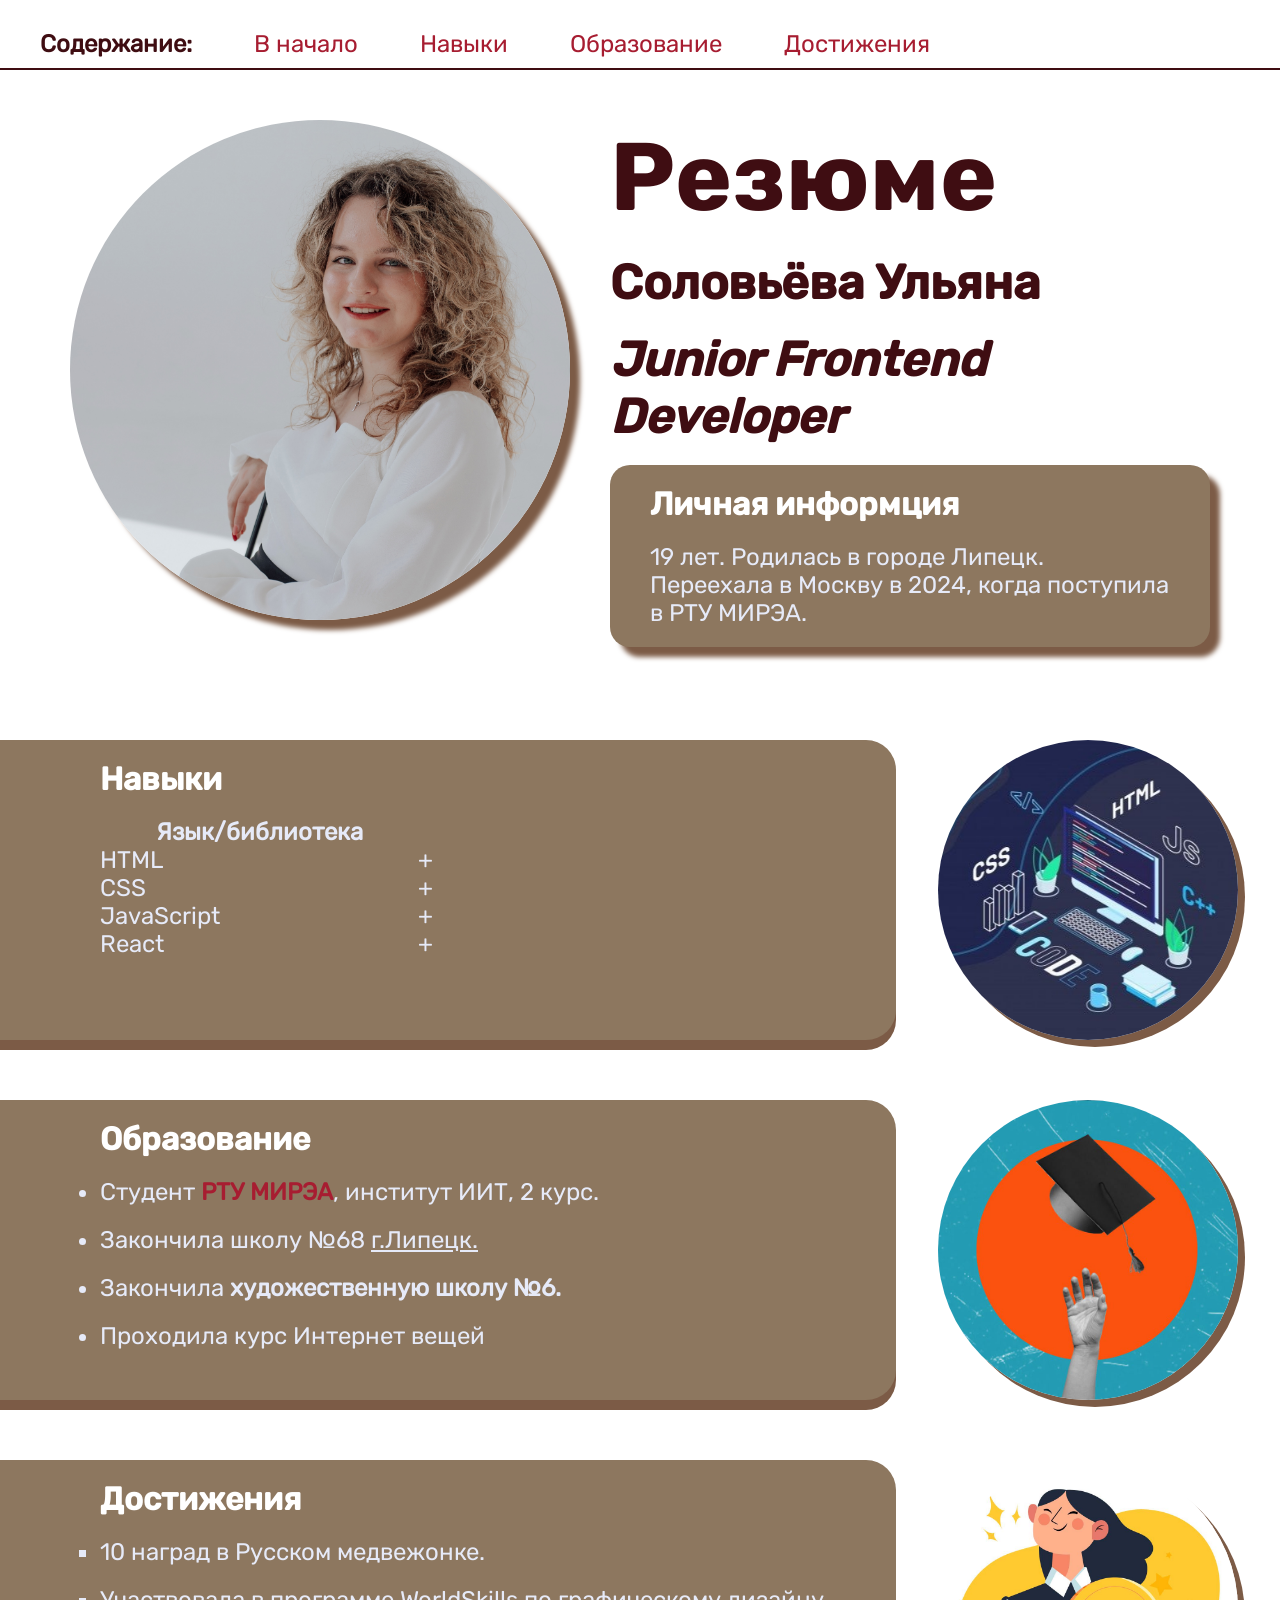
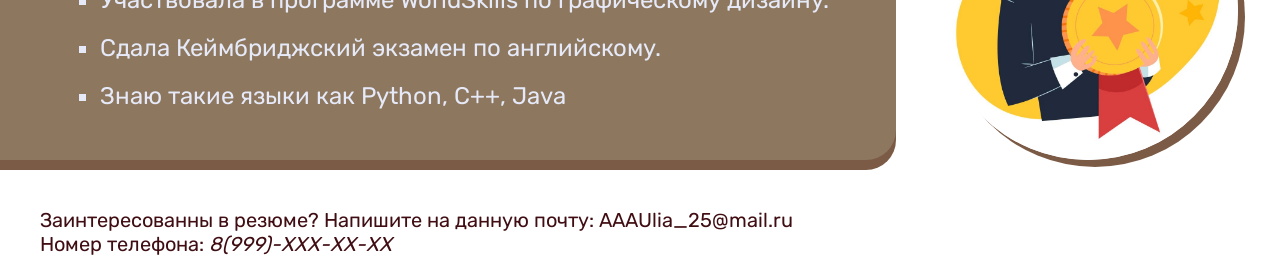
<file: index.html>
<!doctype html>
<html lang="ru">
<head>
  <meta charset="UTF-8" />
  <link rel="icon" type="image/svg+xml" href="/webstorm-icon-logo.svg" />
  <meta name="viewport" content="width=device-width, initial-scale=1.0" />
  <title>Резюме</title>
  <link type="image/x-icon" rel="icon" href="pictures/icons8-favicon-16.png">
  <link rel="stylesheet" href="style.css" />
</head>
<body>
  <header>
    <h3>Содержание:</h3>
    <a href="#beg">В начало</a>
    <a href="#nav">Навыки</a>
    <a href="#ob">Образование</a>
    <a href="#dost">Достижения</a>
  </header>
  <main>
    <section class="about">
      <img src="pictures/IMG_20251012_142304.jpg" alt="" width="500px" height="500px" />
      <div class="information">
        <h1 id="beg">Резюме</h1>
        <h2>Соловьёва Ульяна</h2>
        <h2><em>Junior Frontend Developer</em></h2>
        <div class="personal">
          <h3 id="life">Личная информция</h3>
          <p>19 лет. Родилась в городе Липецк. Переехала в Москву в 2024, когда поступила в РТУ МИРЭА.</p>
        </div>
      </div>
      <hr>
    </section>
    <div class="cardwithimg">
      <section class="card">
        <h3 id="nav">Навыки</h3>
        <div class="skills">
          <table>
            <thead>
            <tr>
              <th>Язык/библиотека</th>
            </tr>
            </thead>
            <tbody>
            <tr>
              <td>HTML</td>
              <td>+</td>
            </tr>
            <tr>
              <td>CSS</td>
              <td>+</td>
            </tr>
            <tr>
              <td>JavaScript</td>
              <td>+</td>
            </tr>
            <tr>
              <td>React</td>
              <td>+</td>
            </tr>
            </tbody>
          </table>
        </div>
      </section>
      <img src="pictures/IMG_20251012_180516.jpg" alt="" width="300px" height="300px" />
    </div>
    <div class="cardwithimg">
      <section class="card">
        <h3 id="ob">Образование</h3>
        <ul>
          <li>Студент <strong><a href="https://www.mirea.ru/" target="_blank" id="RTU">РТУ МИРЭА</a></strong>, институт ИИТ, 2 курс.</li>
          <li>Закончила школу №68 <ins>г.Липецк.</ins></li>
          <li>Закончила <strong>художественную школу №6.</strong></li>
          <li>Проходила курс Интернет вещей</li>
        </ul>
      </section>
      <img src="pictures/1500da2658827d948ff98e6abd9567c5.jpg" alt="" width="300px" height="300px" />
    </div>
    <div class="cardwithimg">
      <section class="card">
        <h3 id="dost">Достижения</h3>
        <ul type = "square">
          <li>10 наград в Русском медвежонке.</li>
          <li>Участвовала в программе WorldSkills по графическому дизайну.</li>
          <li>Сдала Кеймбриджский экзамен по английскому.</li>
          <li>Знаю такие языки как Python, C++, Java</li>
        </ul>
      </section>
      <img src="pictures/7ab1326d52e4ba4fc8bfcc6dd44802f3.jpg" alt="" width="300px" height="300px" />
    </div>
  </main>
  <br>
  <footer>
    <p>Заинтересованны в резюме? Напишите на данную почту: AAAUlia_25@mail.ru</p>
    <p>Номер телефона: <em>8(999)-ХХХ-ХХ-ХХ</em></p>
  </footer>
</body>
</html>
</file>
<file: style.css>
*{
    box-sizing: border-box;
    margin: 0;
    padding: 0;
}
html{
    --background-color: #FFFFFF;
    --card-background-color: #8D775F;
    --a-color: #A71D31;
    --shadow-color: #7C5B46;
    --card-text-color: #E6EAF8;
    --border-color: #3F0D12;
    --h3-color: #FFFFFF;
}
@font-face {
    font-family: 'Rubik Bold';
    src: url(/Fonts/Rubik-Bold.ttf);
}
@font-face {
    font-family: 'Rubik Medium';
    src: url(/Fonts/Rubik-Medium.ttf);
}
@font-face {
    font-family: 'Rubik Regular';
    src: url(/Fonts/Rubik-Regular.ttf);
}
body {
    width: 100vw;
    background-color: var(--background-color);
    display: flex;
    flex-direction: column;
    overflow-y: auto;
}

header{
    width: 100vw;
    height: 70px;
    display: flex;
    flex-direction: row;
    column-gap: 5%;
    padding-top: 30px;
    padding-left: 40px;
    position: sticky;
    top: 0;
    z-index: 1000;
    background-color: var(--background-color);
    border-bottom: 2px solid var(--border-color);
}
header>h3{
    font-size: 24px;
    font-family: 'Rubik Regular';
    color: var(--border-color);
}
header>a{
    font-size: 24px;
    text-decoration: none;
    color: var(--a-color);
    font-family: 'Rubik Regular';
}
.about{
    width: 100%;
    height: 500px;
    margin-top: 50px;
    margin-bottom: 70px;
    display: flex;
    flex-direction: row;
    align-items: center;
    justify-content: center;
}
.about .information {
    width: 50%;
    height: 500px;
    padding-left: 40px;
    display: flex;
    flex-direction: column;
    text-align: left;
    gap: 20px;
}
hr{
    border: none;
    height: 2px;
    background-color: var(--border-color) ;
}
.information>h1
{
    font-size: 96px;
    font-family: Rubik Bold;
    color: var(--border-color);
    transition: font-size 0.5s 0.2s;
}
.information>h1:hover{
    font-size: 124px;
}
.information>h2
{
    font-size: 48px;
    font-family: Rubik Medium;
    color: var(--border-color);
    transition: font-size 0.5s 0.1s;
}
.information>h2:hover{
    font-size: 54px;
}
.about>img {
    border-radius: 50%;
    border-radius: 50%;
    box-shadow: 10px 10px 5px var(--shadow-color);
}
.personal{
    display: flex;
    flex-direction: column;
    background-color:var(--card-background-color);
    padding: 20px 40px;
    gap: 20px;
    border-radius: 20px;
    box-shadow: 10px 10px 5px var(--shadow-color);
}
.personal>h3{
    font-size: 32px;
    color: var(--h3-color);
    font-family: Rubik Medium;
}
.personal>p{
    font-size: 24px;
    color: var(--card-text-color);
    font-family: 'Rubik Regular';
}

footer{
    width: 100%;
    height: 70px;
    padding-top: 20px;
    padding-left: 40px;
}
footer>p{
    font-size: 20px;
    font-family: "Rubik Regular";
    color: var(--border-color);
}
main{
    display: flex;
    flex-direction: column;
    gap: 50px;
}
.cardwithimg{
    display: flex;
    flex-direction: row;
    margin-bottom: 10px;
}
.cardwithimg>img{
    border-radius: 50%;
    margin: auto;
    box-shadow: 7px 7px var(--shadow-color);
}
.card{
    width: 70%;
    height: 300px;
    background-color: var(--card-background-color);
    padding: 20px 0 30px 100px;
    box-shadow: 0 10px 0 var(--shadow-color);
    border-radius: 0 30px 30px 0;
}
.card>h3{
    font-family: Rubik Medium;
    color: var(--h3-color);
    font-size: 32px;
    margin-bottom: 20px;
    transition: font-size 0.5s 0.2s;
}
.card>h3:hover{
    font-size: 48px;
}
.card>ul>li{
    font-family: "Rubik Regular";
    color: var(--card-text-color);
    font-size: 24px;
    margin-top: 20px;
    transition: font-size 0.5s 0.2s;
}
.card>ul>li:hover{
    font-size: 32px;
}
#RTU{
    text-decoration: none;
    color: var(--a-color);
}
.skills{
    font-family: "Rubik Regular";
    font-size: 24px;
    color: var(--card-text-color);
}
.skills>table{
    table-layout: fixed;
    width: 80%;
    border-collapse: collapse;
}
</file>
